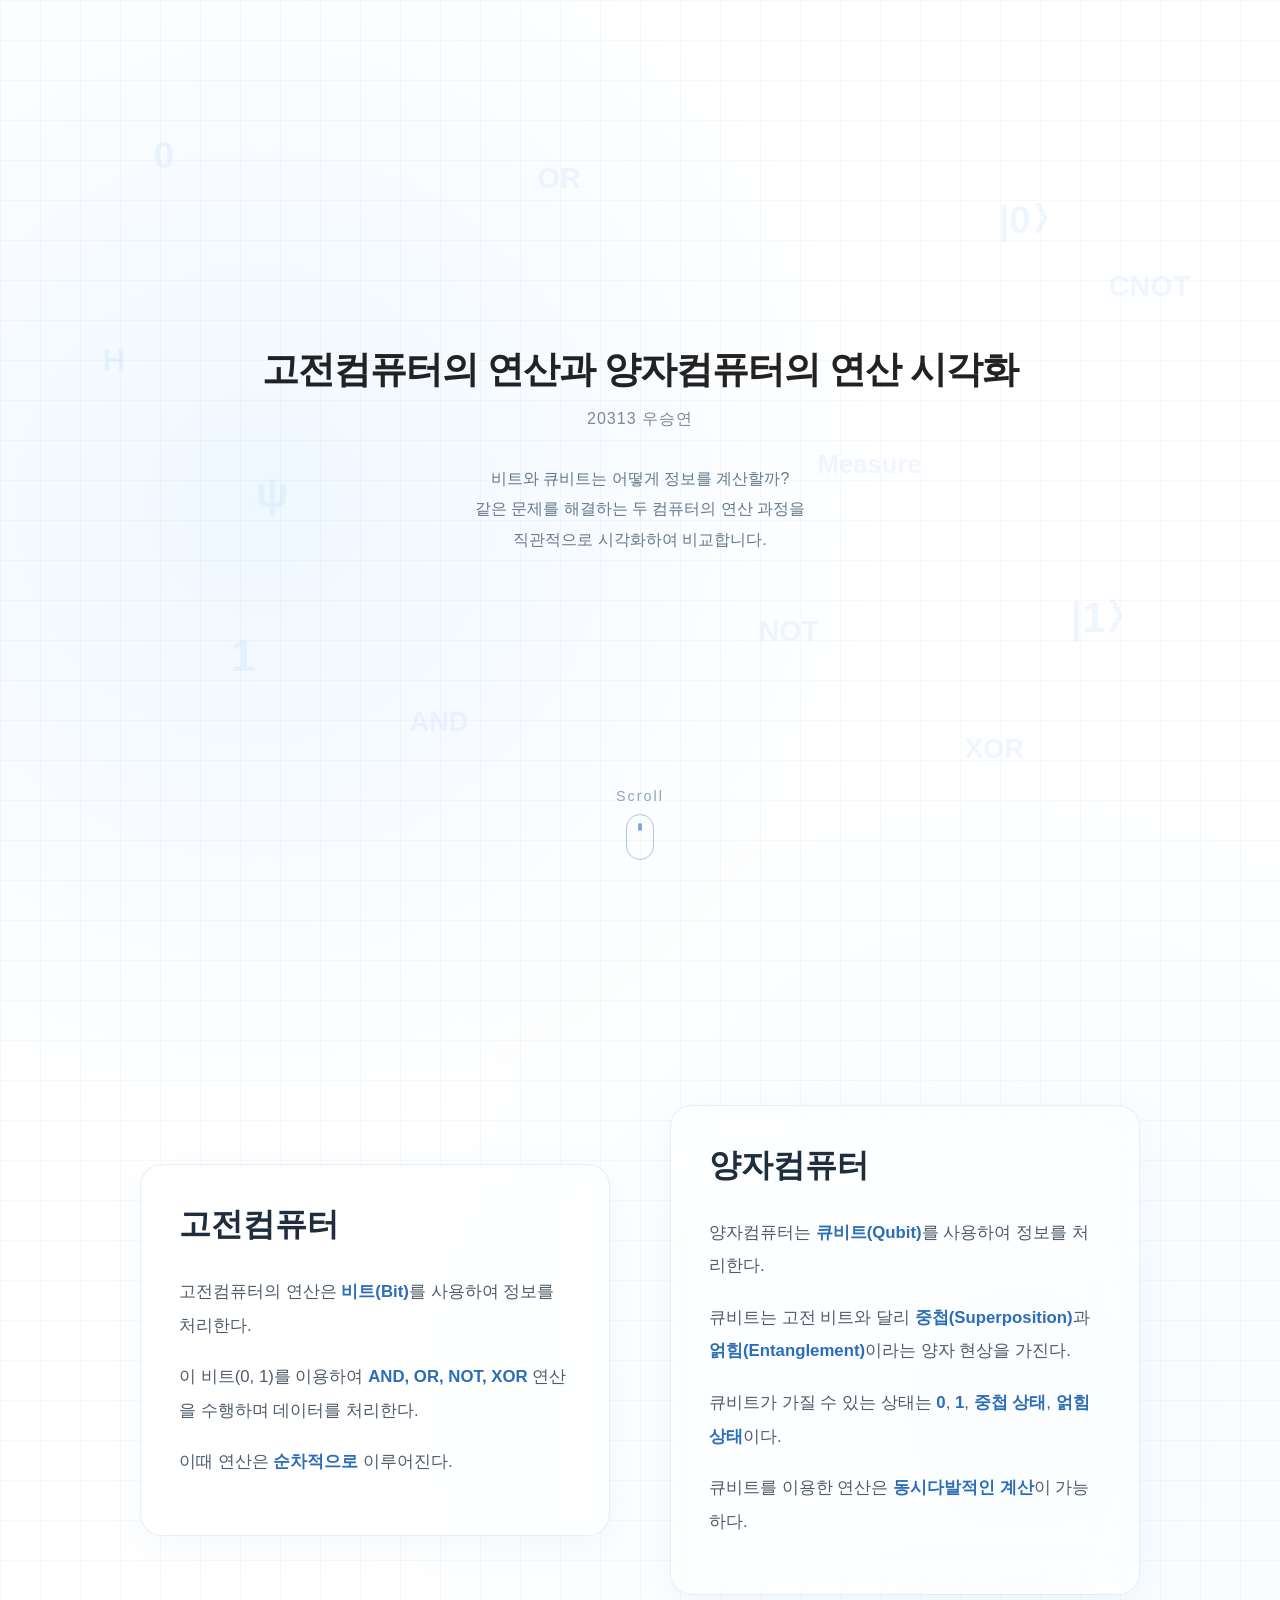
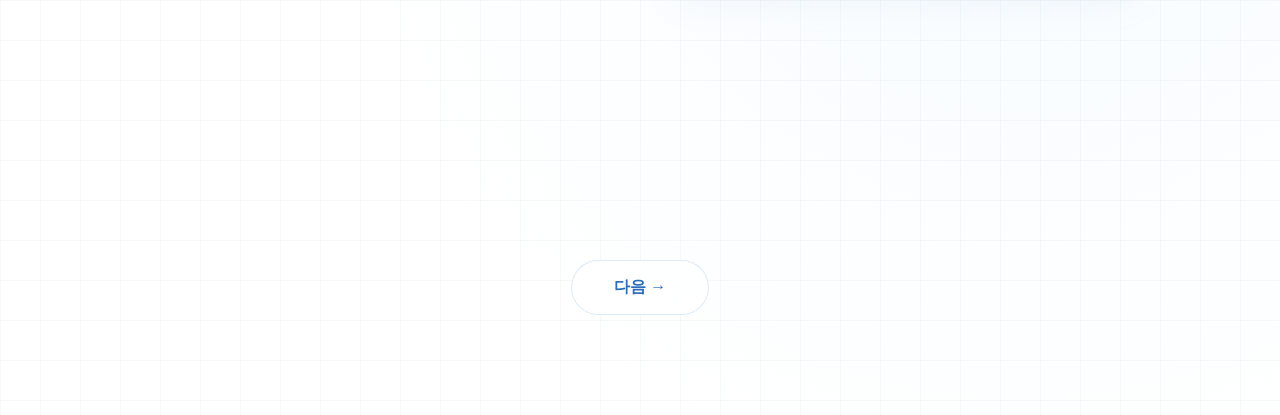
<file: index.html>
<html lang="ko">
<head>
    <meta charset="UTF-8">
    <meta name="viewport" content="width=device-width, initial-scale=1.0">
    <title>고전컴퓨터의 연산과 양자컴퓨터의 연산 시각화</title>

    <link rel="stylesheet" href="style.css">
</head>
<body>

    <!-- 첫 화면 -->
    <main class="page">

        <h1>고전컴퓨터의 연산과 양자컴퓨터의 연산 시각화</h1>

        <p class="author">20313 우승연</p>

        <p class="subtitle">
            비트와 큐비트는 어떻게 정보를 계산할까?<br>
            같은 문제를 해결하는 두 컴퓨터의 연산 과정을<br>
            직관적으로 시각화하여 비교합니다.
        </p>

        <!-- 배경 심볼 -->
        <div class="background-symbols">
            <span>0</span>
            <span>1</span>
            <span>|0⟩</span>
            <span>|1⟩</span>
            <span>H</span>
            <span>CNOT</span>
            <span>AND</span>
            <span>OR</span>
            <span>NOT</span>
            <span>XOR</span>
            <span>Measure</span>
            <span>ψ</span>
        </div>

        <!-- 스크롤 안내 -->
        <div class="scroll-indicator">
            <span>Scroll</span>

            <div class="mouse">
                <div class="wheel"></div>
            </div>
        </div>

    </main>

    <!-- 두 번째 패널 -->
    <section class="info-panel">

        <div class="card">

            <h2>고전컴퓨터</h2>

            <p>
                고전컴퓨터의 연산은 <strong>비트(Bit)</strong>를 사용하여 정보를 처리한다.
            </p>

            <p>
                이 비트(0, 1)를 이용하여
                <strong>AND, OR, NOT, XOR</strong>
                연산을 수행하며 데이터를 처리한다.
            </p>

            <p>
                이때 연산은 <strong>순차적으로</strong> 이루어진다.
            </p>

        </div>

        <div class="card">

            <h2>양자컴퓨터</h2>

            <p>
                양자컴퓨터는 <strong>큐비트(Qubit)</strong>를 사용하여 정보를 처리한다.
            </p>

            <p>
                큐비트는 고전 비트와 달리
                <strong>중첩(Superposition)</strong>과
                <strong>얽힘(Entanglement)</strong>이라는
                양자 현상을 가진다.
            </p>

            <p>
                큐비트가 가질 수 있는 상태는
                <strong>0</strong>,
                <strong>1</strong>,
                <strong>중첩 상태</strong>,
                <strong>얽힘 상태</strong>이다.
            </p>

            <p>
                큐비트를 이용한 연산은
                <strong>동시다발적인 계산</strong>이 가능하다.
            </p>

        </div>

    </section>

    <div class="next-page">
        <a href="hub.html" class="next-btn">
        다음 →
        </a>
    </div>
    

</body>
</html>
</file>
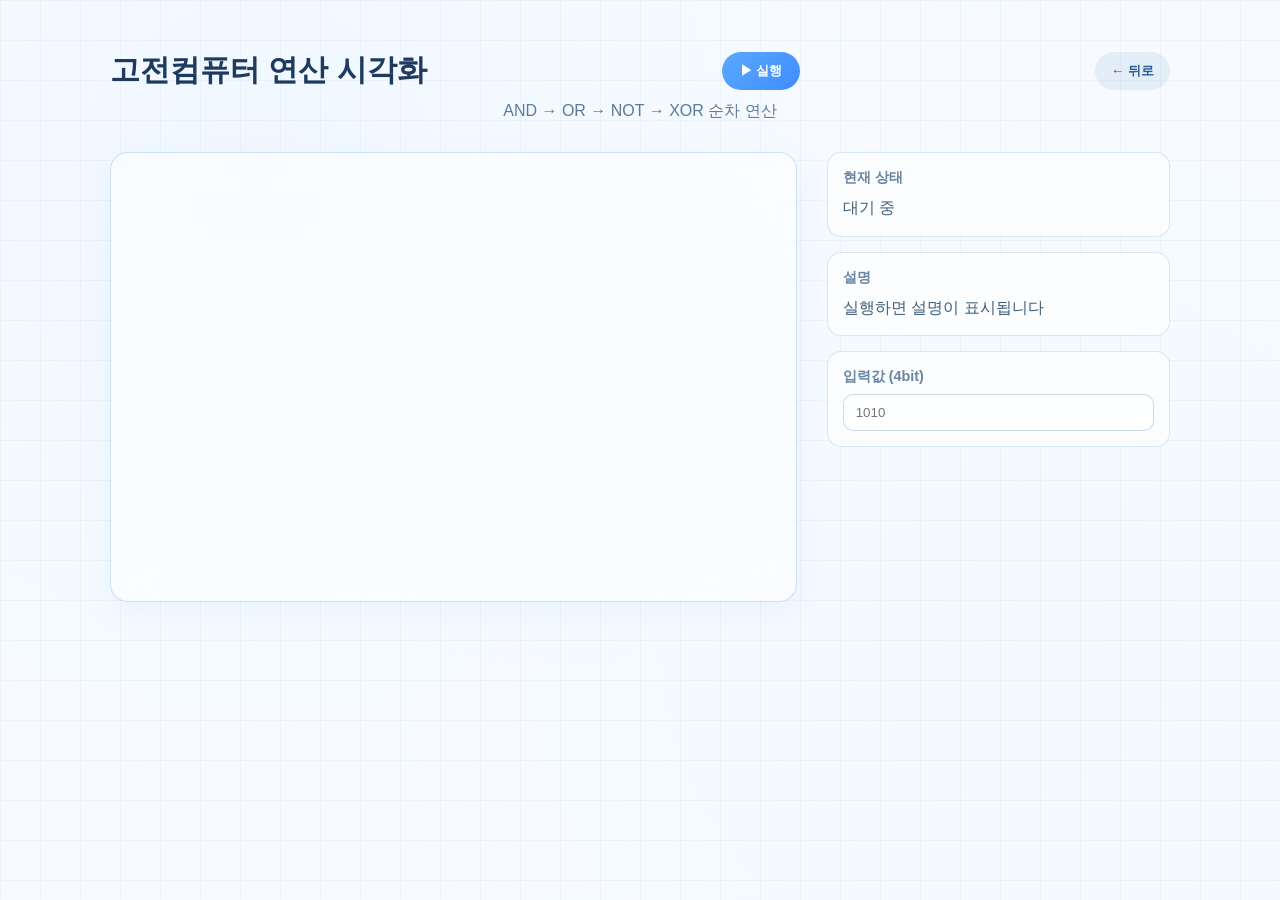
<file: classical.html>
<html lang="ko">
<link rel="stylesheet" href="classical.css">
<script src="classical.js"></script>

<head>
<meta charset="UTF-8">
<meta name="viewport" content="width=device-width, initial-scale=1.0">
<title>고전컴퓨터 시각화</title>


</head>

<body>

<main class="wrap">

    <header class="header">
        <div class="title-row">
            <h1>고전컴퓨터 연산 시각화</h1>
            <button id="runBtn">▶ 실행</button>
          <button id="backBtn">← 뒤로</button>
       
          
        </div>
        <p>AND → OR → NOT → XOR 순차 연산</p>
    </header>

    <section class="panel">

        <!-- 회로 -->
        <div class="circuit" id="circuit"></div>

        <!-- 설명 패널 -->
        <div class="side-info">

            <div class="block">
                <h3>현재 상태</h3>
                <div id="state">대기 중</div>
            </div>

            <div class="block">
                <h3>설명</h3>
                <div id="desc">실행하면 설명이 표시됩니다</div>
            </div>

            <div class="block">
                <h3>입력값 (4bit)</h3>
                <input id="inputValue" maxlength="4" placeholder="1010">
            </div>

        </div>

    </section>

</main>


</body>

</html>
</file>
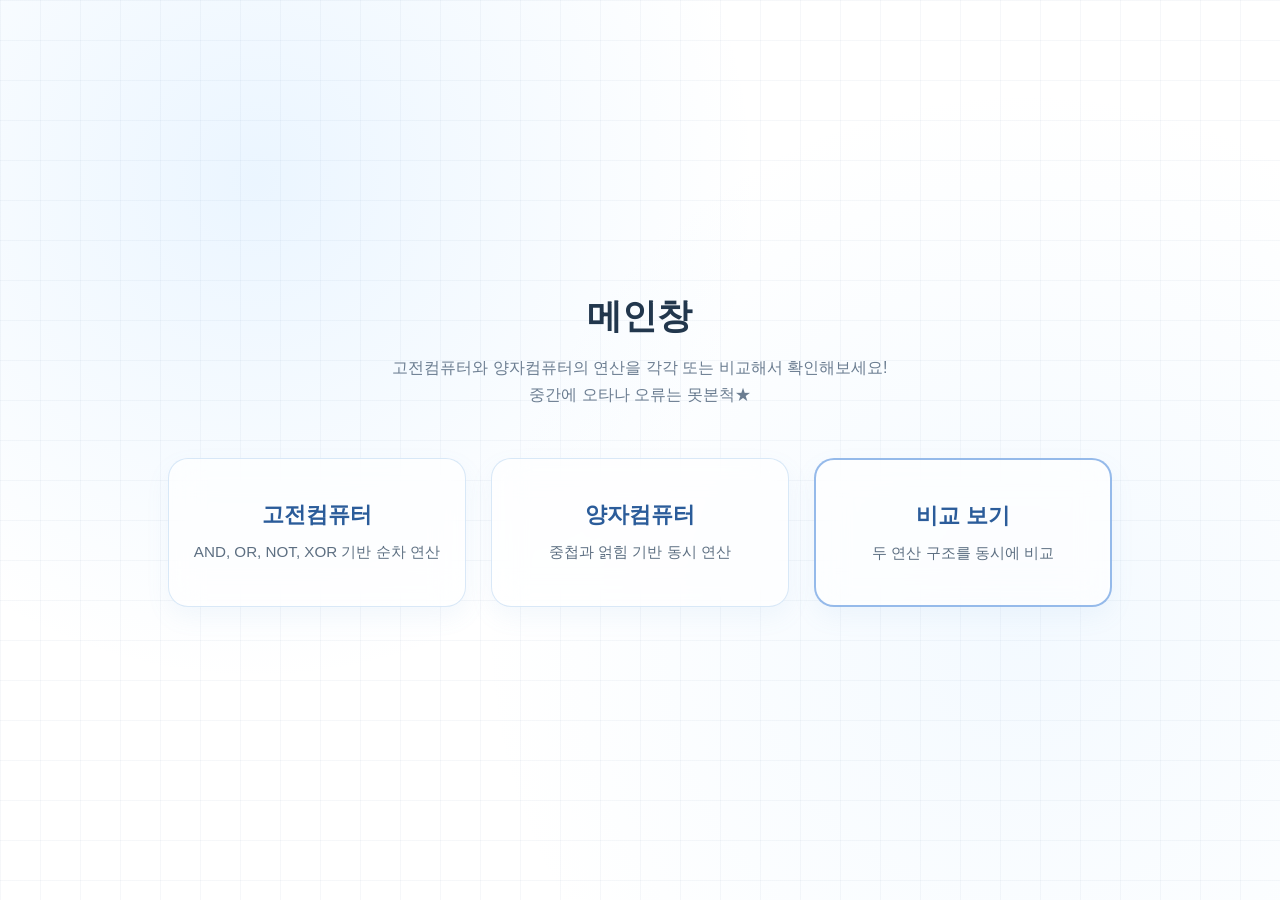
<file: hub.html>
<!DOCTYPE html>
<html lang="ko">

<head>
    <meta charset="UTF-8">
    <meta name="viewport" content="width=device-width, initial-scale=1.0">
    <title>연산 시각화 허브</title>

    <link rel="stylesheet" href="hub.css">
</head>

<body>

    <main class="hub">

        <h1> 메인창</h1>

        <p class="desc">
            고전컴퓨터와 양자컴퓨터의 연산을 각각 또는 비교해서 확인해보세요!
          <br>중간에 오타나 오류는 못본척★
        </p>

        <section class="cards">

            <a class="card" href="classical.html">
                <h2>고전컴퓨터</h2>
                <p>AND, OR, NOT, XOR 기반 순차 연산</p>
            </a>

            <a class="card" href="quantum.html">
                <h2>양자컴퓨터</h2>
                <p>중첩과 얽힘 기반 동시 연산</p>
            </a>

            <a class="card compare" href="compare.html">
                <h2>비교 보기</h2>
                <p>두 연산 구조를 동시에 비교</p>
            </a>

        </section>

    </main>

</body>

</html>
</file>
<file: style.css>
/* =========================
   기본 설정
========================= */

*{
    margin:0;
    padding:0;
    box-sizing:border-box;
}

body{
    width:100%;
    min-height:100vh;

    overflow-y:auto;
    overflow-x:hidden;

    font-family:"Pretendard","Noto Sans KR",sans-serif;

    background-color:#ffffff;

    background-image:
        radial-gradient(circle at 20% 25%, rgba(120,190,255,.12), transparent 35%),
        radial-gradient(circle at 80% 70%, rgba(170,220,255,.10), transparent 40%),
        linear-gradient(rgba(180,190,210,.10) 1px, transparent 1px),
        linear-gradient(90deg, rgba(180,190,210,.10) 1px, transparent 1px);

    background-size:
        auto,
        auto,
        40px 40px,
        40px 40px;
}

/* =========================
   첫 화면
========================= */

.page{

    width:100%;
    height:100vh;

    display:flex;
    flex-direction:column;
    justify-content:center;
    align-items:center;

    text-align:center;

    position:relative;
    overflow:hidden;
}

/* 제목 */

h1{

    position:relative;
    z-index:2;

    font-size:2.3rem;
    font-weight:700;

    color:#222;

    letter-spacing:-1px;
    line-height:1.35;
}

/* 작성자 */

.author{

    position:relative;
    z-index:2;

    margin-top:14px;

    font-size:1rem;

    color:#7c8797;

    letter-spacing:1px;
}

/* 소개 문장 */

.subtitle{

    position:relative;
    z-index:2;

    margin-top:34px;

    max-width:620px;

    text-align:center;

    font-size:1rem;

    line-height:1.9;

    color:#66788d;
}

/* =========================
   배경 심볼
========================= */

.background-symbols{

    position:absolute;

    inset:0;

    pointer-events:none;

    z-index:0;
}

.background-symbols span{

    position:absolute;

    color:#87b8ff;

    opacity:.12;

    font-weight:600;

    user-select:none;
}

.background-symbols span:nth-child(1){
    top:15%;
    left:12%;
    font-size:2.3rem;
}

.background-symbols span:nth-child(2){
    top:70%;
    left:18%;
    font-size:2.8rem;
}

.background-symbols span:nth-child(3){
    top:22%;
    right:18%;
    font-size:2.4rem;
}

.background-symbols span:nth-child(4){
    top:66%;
    right:12%;
    font-size:2.6rem;
}

.background-symbols span:nth-child(5){
    top:38%;
    left:8%;
    font-size:2rem;
}

.background-symbols span:nth-child(6){
    top:30%;
    right:7%;
    font-size:1.8rem;
}

.background-symbols span:nth-child(7){
    bottom:18%;
    left:32%;
    font-size:1.7rem;
}

.background-symbols span:nth-child(8){
    top:18%;
    left:42%;
    font-size:1.8rem;
}

.background-symbols span:nth-child(9){
    bottom:28%;
    right:36%;
    font-size:1.8rem;
}

.background-symbols span:nth-child(10){
    bottom:15%;
    right:20%;
    font-size:1.7rem;
}

.background-symbols span:nth-child(11){
    top:50%;
    right:28%;
    font-size:1.6rem;
}

.background-symbols span:nth-child(12){
    top:52%;
    left:20%;
    font-size:2.7rem;
}

/* =========================
   Scroll 표시
========================= */

.scroll-indicator{

    position:absolute;
    left:50%;
    bottom:40px;

    transform:translateX(-50%);

    z-index:2;

    display:flex;
    flex-direction:column;
    align-items:center;

    gap:10px;

    color:#8fa4bd;

    font-size:.9rem;

    letter-spacing:2px;

    animation:float 2s infinite ease-in-out;
}

.mouse{

    width:28px;
    height:46px;

    border:1.8px solid rgba(120,160,210,.6);

    border-radius:20px;
}

.wheel{

    width:4px;
    height:8px;

    margin:8px auto;

    border-radius:999px;

    background:#7ea8d9;

    animation:wheel 1.6s infinite;
}

@keyframes wheel{

    0%{
        opacity:0;
        transform:translateY(0);
    }

    30%{
        opacity:1;
    }

    100%{
        opacity:0;
        transform:translateY(14px);
    }
}

@keyframes float{

    0%,100%{
        transform:translateX(-50%) translateY(0);
    }

    50%{
        transform:translateX(-50%) translateY(6px);
    }
}

/* =========================
   두 번째 패널
========================= */

.info-panel{

    min-height:100vh;

    display:flex;
    justify-content:center;
    align-items:center;

    gap:60px;

    padding:80px;

    flex-wrap:wrap;
}

/* 카드 */

.card{

    width:min(470px, 90vw);

    background:rgba(255,255,255,.55);

    border:1px solid rgba(180,210,240,.35);

    border-radius:22px;

    backdrop-filter:blur(18px);

    box-shadow:0 10px 35px rgba(130,170,220,.08);

    padding:38px;
}

.card h2{

    font-size:2rem;

    color:#1f2d3d;

    margin-bottom:28px;
}

.card p{

    font-size:1.05rem;

    line-height:2;

    color:#4f5c6c;

    margin-bottom:18px;
}

.card strong{

    color:#2c6db8;

    font-weight:600;
}



/* =========================
   다음 페이지 버튼
========================= */

.next-page{

    width:100%;

    display:flex;
    justify-content:center;

    padding:60px 0 100px;
}

.next-btn{

    display:inline-flex;
    align-items:center;
    justify-content:center;

    padding:16px 42px;

    border-radius:50px;

    text-decoration:none;

    font-size:1rem;
    font-weight:600;

    color:#2c6db8;

    background:rgba(255,255,255,.65);

    border:1px solid rgba(180,210,240,.45);

    backdrop-filter:blur(12px);

    transition:.25s;
}

.next-btn:hover{

    transform:translateY(-3px);

    box-shadow:0 10px 25px rgba(80,140,220,.15);

    background:rgba(255,255,255,.9);
}
</file>
<file: classical.css>
/* =========================
   기본
========================= */

* {
    margin: 0;
    padding: 0;
    box-sizing: border-box;
}

body {
    font-family: "Pretendard", "Noto Sans KR", sans-serif;

    min-height: 100vh;

    display: flex;
    justify-content: center;

    /* 🌤 하늘색 배경 + 격자 */
    background-color: #f7fbff;

    background-image:
        radial-gradient(circle at 20% 20%, rgba(120,190,255,.06), transparent 50%),
radial-gradient(circle at 80% 70%, rgba(160,210,255,.05), transparent 55%),
linear-gradient(rgba(180,190,210,.12) 1px, transparent 1px),
linear-gradient(90deg, rgba(180,190,210,.12) 1px, transparent 1px);

    background-size:
        auto,
        auto,
        40px 40px,
        40px 40px;

    color: #1f2f44;
}

/* =========================
   전체
========================= */

.wrap {
    width: 1100px;
    padding: 50px 20px;
}

/* =========================
   헤더
========================= */

.header {
    text-align: center;
    margin-bottom: 30px;
}

.title-row {
    display: flex;
    justify-content: space-between;
    align-items: center;
}

.header h1 {
    font-size: 1.9rem;
    font-weight: 700;
    color: #1e3a5f;
}

.header p {
    margin-top: 10px;
    color: #5d7a99;
}

/* =========================
   버튼
========================= */

#runBtn {
    padding: 10px 18px;
    border: none;
    border-radius: 999px;

    background: linear-gradient(135deg, #5aa9ff, #3f8cff);
    color: white;

    font-weight: 700;
    cursor: pointer;

    transition: 0.25s;
}

#runBtn:hover {
    transform: translateY(-2px);
    box-shadow: 0 10px 25px rgba(70,140,255,0.25);
}

/* =========================
   패널
========================= */

.panel {
    display: grid;
    grid-template-columns: 2fr 1fr;
    gap: 30px;
    align-items: start;
}

/* =========================
   회로 (glass 느낌)
========================= */

.circuit {
    background: rgba(255,255,255,0.55);
    border: 1px solid rgba(140,180,220,0.4);

    border-radius: 18px;

    padding: 25px;

    min-height: 450px;

    backdrop-filter: blur(18px);

    box-shadow: 0 10px 30px rgba(120,170,220,0.08);
}

/* =========================
   노드 (게이트)
========================= */

.node {
    width: 140px;
    margin: 10px auto;

    padding: 12px;

    text-align: center;

    border-radius: 12px;

    background: rgba(255,255,255,0.8);

    border: 2px solid rgba(90,160,255,0.6);

    color: #2b5c9a;

    font-weight: 700;

    transition: 0.25s;
}

/* 연결선 */
.line {
    width: 3px;
    height: 30px;

    margin: auto;

    background: rgba(120,170,220,0.5);

    border-radius: 999px;
}

/* 활성 */
.active {
    background: #4a93ff !important;
    color: white !important;
    border-color: #4a93ff !important;

    transform: scale(1.07);

    box-shadow: 0 0 15px rgba(80,150,255,0.4);
}

/* =========================
   사이드 패널
========================= */

.side-info {
    display: flex;
    flex-direction: column;
    gap: 15px;
}

/* 블록 */
.block {
    background: rgba(255,255,255,0.6);

    border: 1px solid rgba(150,190,230,0.35);

    border-radius: 14px;

    padding: 15px;

    backdrop-filter: blur(14px);
}

.block h3 {
    font-size: 0.9rem;
    color: #6b86a3;
    margin-bottom: 8px;
}

/* 상태/설명 */
#state, #desc {
    color: #3f5f7a;
    line-height: 1.6;
}

/* =========================
   입력
========================= */

#inputValue {
    width: 100%;

    padding: 10px 12px;

    border-radius: 10px;

    border: 1px solid rgba(150,180,220,0.5);

    outline: none;

    background: rgba(255,255,255,0.7);
}

#inputValue:focus {
    border-color: #4a93ff;
    box-shadow: 0 0 10px rgba(74,147,255,0.2);
}



/* 버튼 그룹 정렬 */
.btn-group {
    display: flex;
    gap: 10px;
}

/* 뒤로가기 버튼 */
#backBtn {
    padding: 10px 16px;

    border: none;
    border-radius: 999px;

    background: rgba(120,160,200,0.15);
    color: #2b5c9a;

    font-weight: 600;

    cursor: pointer;

    transition: 0.2s;
}

#backBtn:hover {
    background: rgba(120,160,200,0.25);
    transform: translateY(-2px);
}
</file>
<file: hub.css>
/* =========================
   기본 설정
========================= */

* {
    margin: 0;
    padding: 0;
    box-sizing: border-box;
}

body {
    font-family: "Pretendard", "Noto Sans KR", sans-serif;

    min-height: 100vh;

    display: flex;
    justify-content: center;
    align-items: center;

    background: #ffffff;

    background-image:
        radial-gradient(circle at 20% 20%, rgba(120,190,255,.15), transparent 40%),
        radial-gradient(circle at 80% 70%, rgba(160,210,255,.12), transparent 45%),
        linear-gradient(rgba(180,190,210,.12) 1px, transparent 1px),
        linear-gradient(90deg, rgba(180,190,210,.12) 1px, transparent 1px);

    background-size:
        auto,
        auto,
        40px 40px,
        40px 40px;
}

/* =========================
   전체 레이아웃
========================= */

.hub {
    text-align: center;
    padding: 60px 20px;
    max-width: 1100px;
}

/* =========================
   제목
========================= */

.hub h1 {
    font-size: 2.2rem;
    color: #22374d;
    margin-bottom: 14px;
}

.desc {
    font-size: 1rem;
    color: #6b7d91;
    margin-bottom: 50px;
    line-height: 1.7;
}

/* =========================
   카드 영역
========================= */

.cards {
    display: grid;
    grid-template-columns: repeat(3, 1fr);
    gap: 25px;
}

/* =========================
   카드 스타일
========================= */

.card {
    text-decoration: none;

    background: rgba(255,255,255,0.65);
    border: 1px solid rgba(180,210,240,0.5);

    border-radius: 20px;

    padding: 40px 25px;

    color: #2c3e50;

    backdrop-filter: blur(16px);

    transition: 0.3s;

    box-shadow: 0 10px 25px rgba(120,170,220,0.08);
}

.card h2 {
    font-size: 1.4rem;
    margin-bottom: 10px;
    color: #2b5c9a;
}

.card p {
    font-size: 0.95rem;
    color: #5d6f82;
    line-height: 1.6;
}

/* =========================
   hover 효과
========================= */

.card:hover {
    transform: translateY(-6px);
    box-shadow: 0 18px 40px rgba(100,150,220,0.18);
    border-color: rgba(120,180,255,0.7);
}

/* =========================
   비교 카드 강조
========================= */

.card.compare {
    border: 2px solid rgba(80,140,220,0.6);
}

/* =========================
   반응형
========================= */

@media (max-width: 900px) {
    .cards {
        grid-template-columns: 1fr;
    }

    .hub h1 {
        font-size: 1.8rem;
    }
}
</file>
